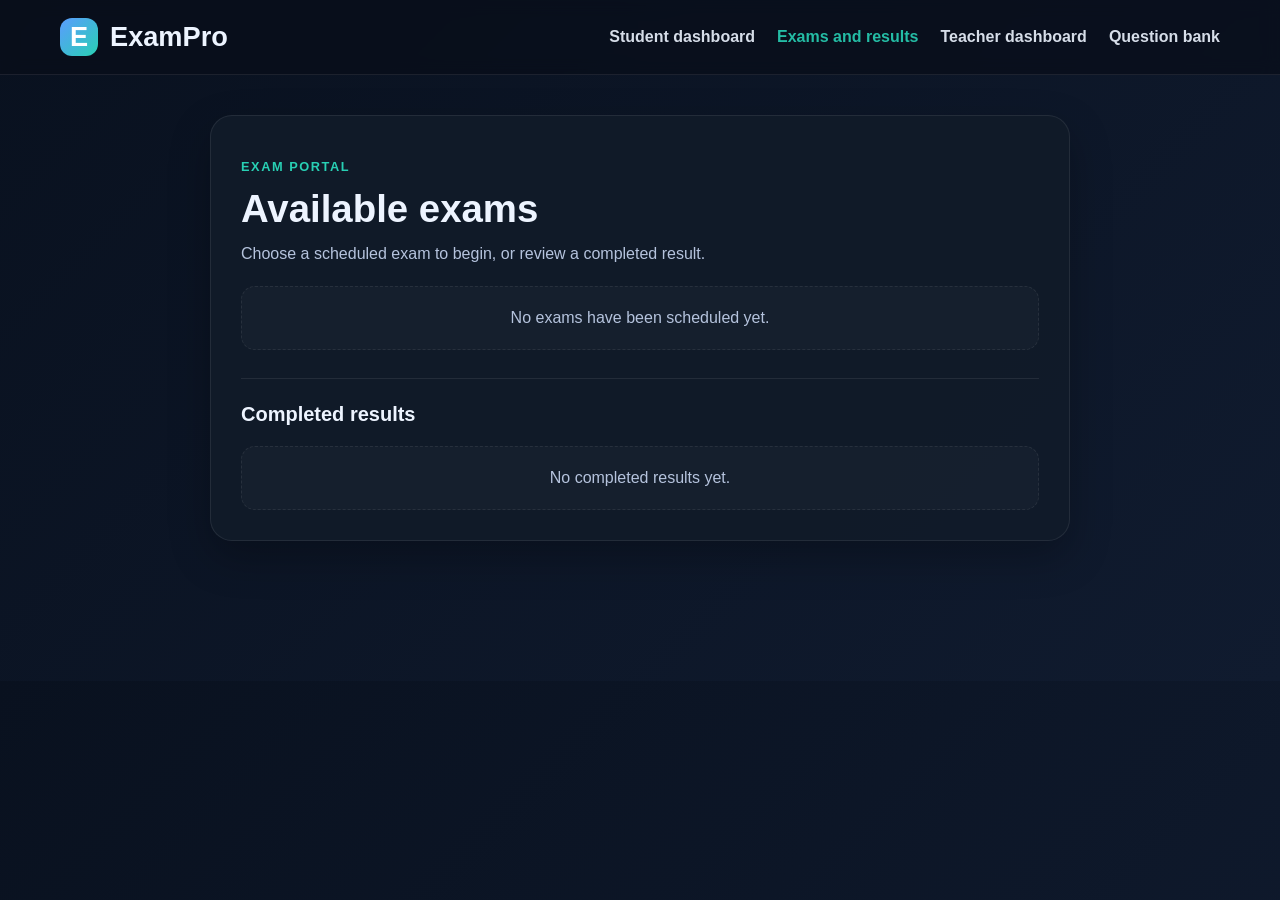
<file: pages/exam.html>
<!DOCTYPE html>
<html lang="en">
  <head>
    <meta charset="UTF-8" />
    <meta name="viewport" content="width=device-width, initial-scale=1.0" />
    <title>Online Exam | ExamPro</title>
    <link rel="stylesheet" href="../exam.css" />
    <script src="../exam.js" defer></script>
  </head>
  <body data-page="exam">
    <header class="topbar">
      <a class="brand" href="exam.html">
        <span class="brand-mark" aria-hidden="true">E</span>
        <span>ExamPro</span>
      </a>
      <nav aria-label="Main navigation">
        <a href="student-dashboard.html">Student dashboard</a>
        <a href="exam.html" aria-current="page">Exams and results</a>
        <a href="teacher-dashboard.html">Teacher dashboard</a>
        <a href="create-test.html">Question bank</a>
      </nav>
    </header>
    <div class="page-shell">
      <section id="exam-picker" class="card exam-picker" aria-labelledby="exam-picker-title" hidden>
        <p class="eyebrow">Exam portal</p>
        <h1 id="exam-picker-title" class="page-title">Available exams</h1>
        <p class="muted-copy">Choose a scheduled exam to begin, or review a completed result.</p>
        <p id="exam-picker-message" class="message" role="status" aria-live="polite"></p>
        <div id="available-exams" class="portal-list"></div>
        <p id="empty-available-exams" class="empty-state" hidden>No exams have been scheduled yet.</p>
        <section class="portal-results-section" aria-labelledby="portal-results-title">
          <h2 id="portal-results-title">Completed results</h2>
          <div id="portal-results" class="portal-list"></div>
          <p id="empty-portal-results" class="empty-state" hidden>No completed results yet.</p>
        </section>
      </section>

      <div id="active-exam" hidden>
      <header class="exam-heading">
        <div>
          <p class="eyebrow">Online examination</p>
          <h1 id="exam-title" class="page-title">Loading exam…</h1>
          <p id="exam-schedule" class="muted-copy"></p>
        </div>
        <div class="exam-heading-aside">
          <div class="exam-timer" role="timer" aria-live="off" aria-label="Time remaining">
            <span class="timer-label">Time remaining</span>
            <strong id="exam-timer">--:--:--</strong>
          </div>
          <p class="exam-instructions">Choose one answer for each question. Mark questions for review if you want to return to them.</p>
        </div>
      </header>
      <p id="exam-message" class="message" role="status" aria-live="polite"></p>
      <div class="exam-layout">
        <main id="exam-questions" class="exam-card" aria-label="Exam questions"></main>
        <aside class="question-sidebar card" aria-label="Question status">
          <h2>Questions</h2>
          <p id="attempted-count" class="attempted-count" aria-live="polite">0 of 0 attempted</p>
          <div class="question-legend">
            <span><i class="legend-dot attempted"></i> Attempted</span>
            <span><i class="legend-dot review"></i> Marked for review</span>
          </div>
          <nav id="question-navigation" class="question-navigation" aria-label="Jump to question"></nav>
          <button id="finish-exam" class="btn btn-primary finish-button" type="button">Finish Exam</button>
        </aside>
      </div>
      </div>
    </div>
  </body>
</html>
</file>
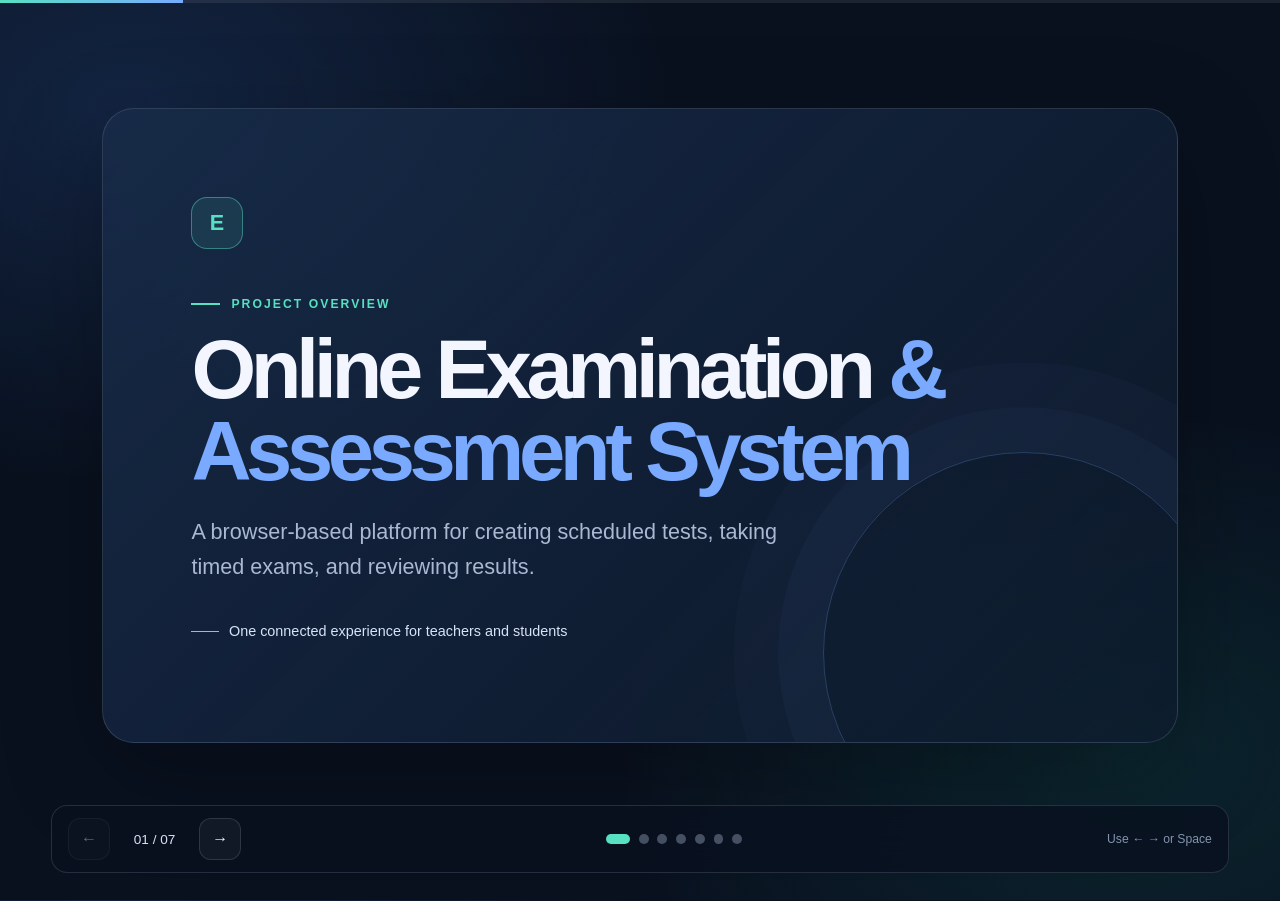
<file: pages/project-presentation.html>
<!DOCTYPE html>
<html lang="en">
  <head>
    <meta charset="UTF-8" />
    <meta name="viewport" content="width=device-width, initial-scale=1.0" />
    <meta name="theme-color" content="#09111f" />
    <title>Online Examination &amp; Assessment System | Presentation</title>
    <style>
      :root {
        color-scheme: dark;
        --ink: #f3f6ff;
        --muted: #aab8d2;
        --line: rgba(215, 228, 255, 0.14);
        --panel: rgba(20, 34, 57, 0.76);
        --blue: #79aaff;
        --mint: #58e0c3;
        --violet: #c1a4ff;
      }

      * {
        box-sizing: border-box;
      }

      body {
        min-width: 320px;
        min-height: 100vh;
        margin: 0;
        overflow: hidden;
        background:
          radial-gradient(ellipse at 10% 12%, rgba(54, 105, 190, 0.22), transparent 34rem),
          radial-gradient(ellipse at 88% 84%, rgba(27, 174, 151, 0.13), transparent 32rem),
          #09111f;
        color: var(--ink);
        font-family: Inter, "Segoe UI", Arial, sans-serif;
      }

      button {
        color: inherit;
        font: inherit;
      }

      .deck {
        min-height: 100vh;
        min-height: 100svh;
      }

      .slide {
        display: none;
        min-height: 100vh;
        min-height: 100svh;
        padding: clamp(2rem, 7vh, 5rem) clamp(1.25rem, 8vw, 8rem) 7rem;
        place-items: center;
      }

      .slide.is-active {
        display: grid;
        animation: arrive 380ms ease-out both;
      }

      .slide-content {
        width: min(100%, 1120px);
      }

      .eyebrow {
        display: flex;
        align-items: center;
        gap: 0.7rem;
        margin: 0 0 1.15rem;
        color: var(--mint);
        font-size: 0.76rem;
        font-weight: 750;
        letter-spacing: 0.17em;
        text-transform: uppercase;
      }

      .eyebrow::before {
        width: 1.8rem;
        height: 2px;
        background: currentColor;
        content: "";
      }

      h1,
      h2,
      h3,
      p {
        margin-top: 0;
      }

      h1,
      h2 {
        max-width: 900px;
        margin-bottom: 1.25rem;
        font-size: clamp(2.6rem, 6.5vw, 5.7rem);
        font-weight: 760;
        letter-spacing: -0.065em;
        line-height: 0.99;
      }

      h1 span {
        color: var(--blue);
      }

      .lead {
        max-width: 690px;
        margin-bottom: 0;
        color: var(--muted);
        font-size: clamp(1.05rem, 2vw, 1.35rem);
        line-height: 1.65;
      }

      .cover .slide-content {
        position: relative;
        padding: clamp(2rem, 7vw, 5.5rem);
        overflow: hidden;
        border: 1px solid var(--line);
        border-radius: 2rem;
        background: linear-gradient(135deg, rgba(23, 42, 71, 0.92), rgba(13, 26, 44, 0.7));
        box-shadow: 0 32px 100px rgba(0, 0, 0, 0.25);
      }

      .cover .slide-content::after {
        position: absolute;
        right: -3rem;
        bottom: -7rem;
        width: 25rem;
        height: 25rem;
        border: 1px solid rgba(121, 170, 255, 0.25);
        border-radius: 50%;
        box-shadow: 0 0 0 2.8rem rgba(121, 170, 255, 0.035), 0 0 0 5.6rem rgba(121, 170, 255, 0.025);
        content: "";
        pointer-events: none;
      }

      .cover h1 {
        max-width: 820px;
      }

      .cover .lead {
        max-width: 600px;
      }

      .cover-mark {
        display: grid;
        width: 3.2rem;
        height: 3.2rem;
        margin-bottom: 3rem;
        place-items: center;
        border: 1px solid rgba(88, 224, 195, 0.45);
        border-radius: 1rem;
        background: rgba(88, 224, 195, 0.1);
        color: var(--mint);
        font-size: 1.35rem;
        font-weight: 800;
      }

      .cover-caption {
        display: inline-flex;
        align-items: center;
        gap: 0.65rem;
        margin-top: 2.4rem;
        color: #d7e3f7;
        font-size: 0.9rem;
      }

      .cover-caption::before {
        width: 1.7rem;
        height: 1px;
        background: var(--mint);
        content: "";
      }

      .split-grid,
      .role-grid,
      .feature-grid,
      .roadmap-grid {
        display: grid;
        gap: 1rem;
        margin-top: 2.5rem;
      }

      .split-grid {
        grid-template-columns: repeat(2, minmax(0, 1fr));
      }

      .role-grid {
        grid-template-columns: repeat(2, minmax(0, 1fr));
        gap: 1.25rem;
      }

      .feature-grid {
        grid-template-columns: repeat(3, minmax(0, 1fr));
      }

      .roadmap-grid {
        grid-template-columns: repeat(3, minmax(0, 1fr));
      }

      .info-card,
      .role-card,
      .feature-card,
      .roadmap-card {
        border: 1px solid var(--line);
        border-radius: 1.25rem;
        background: var(--panel);
      }

      .info-card {
        min-height: 13rem;
        padding: clamp(1.35rem, 3vw, 2.1rem);
      }

      .info-card h3,
      .role-card h3,
      .feature-card h3,
      .roadmap-card h3 {
        margin-bottom: 0.7rem;
        font-size: 1.15rem;
      }

      .info-card p,
      .role-card p,
      .feature-card p,
      .roadmap-card p {
        margin-bottom: 0;
        color: var(--muted);
        line-height: 1.6;
      }

      .card-kicker {
        display: block;
        margin-bottom: 1.8rem;
        color: var(--blue);
        font-size: 0.75rem;
        font-weight: 750;
        letter-spacing: 0.13em;
        text-transform: uppercase;
      }

      .role-card {
        position: relative;
        min-height: 19rem;
        padding: clamp(1.5rem, 4vw, 2.5rem);
        overflow: hidden;
      }

      .role-card.teacher {
        background: linear-gradient(145deg, rgba(40, 62, 103, 0.72), var(--panel) 70%);
      }

      .role-card.student {
        background: linear-gradient(145deg, rgba(29, 90, 83, 0.56), var(--panel) 70%);
      }

      .role-icon,
      .feature-icon {
        display: grid;
        width: 2.8rem;
        height: 2.8rem;
        margin-bottom: 2rem;
        place-items: center;
        border-radius: 0.85rem;
        background: rgba(121, 170, 255, 0.13);
        color: var(--blue);
        font-size: 1.05rem;
        font-weight: 800;
      }

      .student .role-icon,
      .feature-card:nth-child(2) .feature-icon,
      .feature-card:nth-child(5) .feature-icon {
        background: rgba(88, 224, 195, 0.12);
        color: var(--mint);
      }

      .role-card ul,
      .feature-card ul {
        display: grid;
        gap: 0.7rem;
        margin: 1.3rem 0 0;
        padding: 0;
        color: #d8e2f4;
        font-size: 0.93rem;
        list-style: none;
      }

      .role-card li::before,
      .feature-card li::before {
        margin-right: 0.55rem;
        color: var(--mint);
        content: "↗";
      }

      .flow {
        display: grid;
        grid-template-columns: repeat(4, minmax(0, 1fr));
        gap: 0.8rem;
        margin-top: 3rem;
      }

      .flow-step {
        position: relative;
        min-height: 14rem;
        padding: 1.4rem;
        border: 1px solid var(--line);
        border-radius: 1.15rem;
        background: rgba(20, 34, 57, 0.65);
      }

      .flow-step:not(:last-child)::after {
        position: absolute;
        z-index: 1;
        top: 2.1rem;
        right: -0.75rem;
        color: var(--mint);
        content: "›";
        font-size: 1.5rem;
      }

      .step-number {
        display: block;
        margin-bottom: 2rem;
        color: var(--mint);
        font-size: 0.8rem;
        font-weight: 800;
        letter-spacing: 0.1em;
      }

      .flow-step h3 {
        margin-bottom: 0.55rem;
        font-size: 1rem;
      }

      .flow-step p {
        margin: 0;
        color: var(--muted);
        font-size: 0.9rem;
        line-height: 1.5;
      }

      .feature-card {
        min-height: 13rem;
        padding: 1.4rem;
      }

      .feature-icon {
        width: 2.45rem;
        height: 2.45rem;
        margin-bottom: 1.3rem;
        border-radius: 0.75rem;
        font-size: 0.9rem;
      }

      .feature-card h3 {
        font-size: 1rem;
      }

      .feature-card p {
        font-size: 0.88rem;
      }

      .tech-layout {
        display: grid;
        grid-template-columns: 0.9fr 1.1fr;
        gap: clamp(2rem, 7vw, 6rem);
        align-items: center;
        margin-top: 2rem;
      }

      .tech-stack {
        display: grid;
        gap: 0.8rem;
      }

      .tech-item {
        display: flex;
        align-items: center;
        gap: 1rem;
        padding: 1.05rem 1.2rem;
        border: 1px solid var(--line);
        border-radius: 1rem;
        background: rgba(20, 34, 57, 0.68);
      }

      .tech-badge {
        display: grid;
        width: 2.6rem;
        height: 2.6rem;
        flex: 0 0 auto;
        place-items: center;
        border-radius: 0.8rem;
        background: rgba(193, 164, 255, 0.13);
        color: var(--violet);
        font-size: 0.8rem;
        font-weight: 800;
      }

      .tech-item strong,
      .tech-item span {
        display: block;
      }

      .tech-item span {
        margin-top: 0.2rem;
        color: var(--muted);
        font-size: 0.85rem;
      }

      .storage-note {
        padding: clamp(1.5rem, 4vw, 2.5rem);
        border: 1px solid rgba(88, 224, 195, 0.27);
        border-radius: 1.4rem;
        background: linear-gradient(145deg, rgba(24, 76, 74, 0.35), rgba(20, 34, 57, 0.68));
      }

      .storage-note .card-kicker {
        color: var(--mint);
      }

      .storage-note h3 {
        margin-bottom: 0.8rem;
        font-size: clamp(1.3rem, 2.5vw, 1.8rem);
      }

      .storage-note p {
        margin: 0;
        color: var(--muted);
        line-height: 1.65;
      }

      .roadmap-card {
        min-height: 13rem;
        padding: 1.5rem;
      }

      .roadmap-card .card-kicker {
        margin-bottom: 1.4rem;
        color: var(--violet);
      }

      .closing-note {
        margin-top: 2.3rem;
        color: var(--mint);
        font-size: clamp(1rem, 2.2vw, 1.25rem);
        font-weight: 650;
      }

      .demo-links {
        display: flex;
        flex-wrap: wrap;
        gap: 0.75rem;
        margin-top: 1.25rem;
      }

      .demo-link {
        display: inline-flex;
        align-items: center;
        gap: 0.55rem;
        padding: 0.8rem 1rem;
        border: 1px solid var(--line);
        border-radius: 0.75rem;
        background: rgba(255, 255, 255, 0.04);
        color: var(--ink);
        font-size: 0.88rem;
        font-weight: 650;
        text-decoration: none;
        transition: border-color 160ms ease, background 160ms ease;
      }

      .demo-link:hover {
        border-color: rgba(88, 224, 195, 0.6);
        background: rgba(88, 224, 195, 0.1);
      }

      .deck-progress {
        position: fixed;
        z-index: 5;
        top: 0;
        left: 0;
        width: 100%;
        height: 3px;
        background: rgba(255, 255, 255, 0.08);
      }

      .deck-progress span {
        display: block;
        width: 14.285%;
        height: 100%;
        background: linear-gradient(90deg, var(--mint), var(--blue));
        transition: width 240ms ease;
      }

      .controls {
        position: fixed;
        z-index: 5;
        right: clamp(1rem, 4vw, 3.5rem);
        bottom: clamp(1rem, 3vh, 2rem);
        left: clamp(1rem, 4vw, 3.5rem);
        display: flex;
        align-items: center;
        justify-content: space-between;
        gap: 1rem;
        padding: 0.75rem 1rem;
        border: 1px solid var(--line);
        border-radius: 1rem;
        background: rgba(9, 17, 31, 0.84);
        backdrop-filter: blur(16px);
      }

      .control-group,
      .slide-dots {
        display: flex;
        align-items: center;
        gap: 0.55rem;
      }

      .control-button,
      .dot {
        display: grid;
        min-width: 2.6rem;
        height: 2.6rem;
        place-items: center;
        border: 1px solid var(--line);
        border-radius: 0.75rem;
        background: rgba(255, 255, 255, 0.04);
        cursor: pointer;
        transition: background 160ms ease, border-color 160ms ease, opacity 160ms ease;
      }

      .control-button:hover:not(:disabled),
      .dot:hover {
        border-color: rgba(121, 170, 255, 0.6);
        background: rgba(121, 170, 255, 0.12);
      }

      .control-button:disabled {
        cursor: not-allowed;
        opacity: 0.38;
      }

      .slide-count {
        min-width: 4.5rem;
        color: #d8e2f4;
        font-size: 0.85rem;
        font-variant-numeric: tabular-nums;
        text-align: center;
      }

      .dot {
        width: 0.62rem;
        min-width: 0;
        height: 0.62rem;
        padding: 0;
        border: 0;
        border-radius: 50%;
        background: rgba(215, 228, 255, 0.3);
      }

      .dot[aria-current="true"] {
        width: 1.5rem;
        border-radius: 1rem;
        background: var(--mint);
      }

      .keyboard-hint {
        color: #8494af;
        font-size: 0.76rem;
      }

      .skip-link {
        position: fixed;
        z-index: 10;
        top: 0.75rem;
        left: 0.75rem;
        padding: 0.7rem 1rem;
        transform: translateY(-160%);
        border-radius: 0.6rem;
        background: var(--ink);
        color: #09111f;
      }

      .skip-link:focus {
        transform: translateY(0);
      }

      :focus-visible {
        outline: 3px solid var(--mint);
        outline-offset: 3px;
      }

      .sr-only {
        position: absolute;
        width: 1px;
        height: 1px;
        padding: 0;
        overflow: hidden;
        clip: rect(0, 0, 0, 0);
        white-space: nowrap;
        clip-path: inset(50%);
      }

      @keyframes arrive {
        from {
          opacity: 0;
          transform: translateY(0.65rem);
        }
        to {
          opacity: 1;
          transform: translateY(0);
        }
      }

      @media (max-width: 760px) {
        body {
          overflow: auto;
        }

        .slide {
          min-height: 100svh;
          padding: 2rem 1.1rem 6.5rem;
        }

        h1,
        h2 {
          font-size: clamp(2.45rem, 12vw, 4.2rem);
        }

        .cover .slide-content {
          padding: 2rem 1.4rem;
        }

        .cover-mark {
          margin-bottom: 2rem;
        }

        .split-grid,
        .role-grid,
        .feature-grid,
        .roadmap-grid,
        .tech-layout {
          grid-template-columns: 1fr;
        }

        .flow {
          grid-template-columns: repeat(2, minmax(0, 1fr));
        }

        .flow-step {
          min-height: 12rem;
        }

        .flow-step:nth-child(2)::after {
          display: none;
        }

        .role-card {
          min-height: 0;
        }

        .role-icon {
          margin-bottom: 1.3rem;
        }

        .info-card,
        .feature-card,
        .roadmap-card {
          min-height: 0;
        }

        .keyboard-hint,
        .slide-dots {
          display: none;
        }
      }

      @media (prefers-reduced-motion: reduce) {
        *,
        *::before,
        *::after {
          scroll-behavior: auto !important;
          animation-duration: 0.01ms !important;
          animation-iteration-count: 1 !important;
          transition-duration: 0.01ms !important;
        }
      }
    </style>
  </head>
  <body>
    <a class="skip-link" href="#slide-1">Skip to presentation</a>
    <div class="deck-progress" aria-hidden="true"><span id="progress"></span></div>

    <main class="deck" id="presentation" aria-label="Project presentation">
      <section class="slide cover is-active" id="slide-1" aria-labelledby="title-slide">
        <div class="slide-content">
          <div class="cover-mark" aria-hidden="true">E</div>
          <p class="eyebrow">Project overview</p>
          <h1 id="title-slide">Online Examination <span>&amp; Assessment System</span></h1>
          <p class="lead">
            A browser-based platform for creating scheduled tests, taking timed exams, and reviewing results.
          </p>
          <p class="cover-caption">One connected experience for teachers and students</p>
        </div>
      </section>

      <section class="slide" id="slide-2" aria-labelledby="challenge-title" hidden>
        <div class="slide-content">
          <p class="eyebrow">01 · The opportunity</p>
          <h2 id="challenge-title">Assessment should feel <span>straightforward.</span></h2>
          <p class="lead">
            Coordinating test setup, exam delivery, and score review can involve disconnected steps. This project brings the core assessment journey together in one simple interface.
          </p>
          <div class="split-grid">
            <article class="info-card">
              <span class="card-kicker">For educators</span>
              <h3>Prepare and organize</h3>
              <p>Build a reusable question bank, assemble a test, set its date and duration, and track scheduled assessments.</p>
            </article>
            <article class="info-card">
              <span class="card-kicker">For learners</span>
              <h3>Take and understand</h3>
              <p>Find an available exam, work through timed questions, then review the score and answer-by-answer feedback.</p>
            </article>
          </div>
        </div>
      </section>

      <section class="slide" id="slide-3" aria-labelledby="workspaces-title" hidden>
        <div class="slide-content">
          <p class="eyebrow">02 · Two workspaces</p>
          <h2 id="workspaces-title">Designed around <span>both sides</span> of an assessment.</h2>
          <div class="role-grid">
            <article class="role-card teacher">
              <div class="role-icon" aria-hidden="true">T</div>
              <span class="card-kicker">Teacher workspace</span>
              <h3>Set up the assessment</h3>
              <p>Prepare questions and schedule a test from the question bank.</p>
              <ul>
                <li>Add multiple-choice questions</li>
                <li>Select questions and set timing</li>
                <li>See tests and question totals</li>
              </ul>
            </article>
            <article class="role-card student">
              <div class="role-icon" aria-hidden="true">S</div>
              <span class="card-kicker">Student workspace</span>
              <h3>Complete and review</h3>
              <p>Follow the test schedule and see personal performance at a glance.</p>
              <ul>
                <li>View available and upcoming tests</li>
                <li>Resume an in-progress attempt</li>
                <li>Review completed results and scores</li>
              </ul>
            </article>
          </div>
        </div>
      </section>

      <section class="slide" id="slide-4" aria-labelledby="journey-title" hidden>
        <div class="slide-content">
          <p class="eyebrow">03 · The assessment journey</p>
          <h2 id="journey-title">From question bank to <span>clear feedback.</span></h2>
          <p class="lead">A simple, connected flow keeps preparation, participation, and review in sequence.</p>
          <div class="flow" aria-label="Assessment process">
            <article class="flow-step">
              <span class="step-number">STEP 01</span>
              <h3>Create</h3>
              <p>Write questions and answer options in the question bank.</p>
            </article>
            <article class="flow-step">
              <span class="step-number">STEP 02</span>
              <h3>Schedule</h3>
              <p>Choose questions, a future start time, and test duration.</p>
            </article>
            <article class="flow-step">
              <span class="step-number">STEP 03</span>
              <h3>Attempt</h3>
              <p>Answer questions, track progress, and manage the exam timer.</p>
            </article>
            <article class="flow-step">
              <span class="step-number">STEP 04</span>
              <h3>Review</h3>
              <p>See the score, completion details, and correct answers.</p>
            </article>
          </div>
        </div>
      </section>

      <section class="slide" id="slide-5" aria-labelledby="features-title" hidden>
        <div class="slide-content">
          <p class="eyebrow">04 · Exam experience</p>
          <h2 id="features-title">Tools that keep exam-taking <span>focused.</span></h2>
          <div class="feature-grid">
            <article class="feature-card">
              <div class="feature-icon" aria-hidden="true">01</div>
              <h3>Scheduled availability</h3>
              <p>Exam states reflect when a test is upcoming, available, in progress, or completed.</p>
            </article>
            <article class="feature-card">
              <div class="feature-icon" aria-hidden="true">02</div>
              <h3>Visible countdown</h3>
              <p>A timer shows remaining time and submits the attempt when time runs out.</p>
            </article>
            <article class="feature-card">
              <div class="feature-icon" aria-hidden="true">03</div>
              <h3>Question navigation</h3>
              <p>Jump between questions and see which ones have been attempted.</p>
            </article>
            <article class="feature-card">
              <div class="feature-icon" aria-hidden="true">04</div>
              <h3>Review markers</h3>
              <p>Mark questions to revisit before submitting the exam.</p>
            </article>
            <article class="feature-card">
              <div class="feature-icon" aria-hidden="true">05</div>
              <h3>Saved progress</h3>
              <p>Answers and review markers are saved during an active attempt.</p>
            </article>
            <article class="feature-card">
              <div class="feature-icon" aria-hidden="true">06</div>
              <h3>Instant results</h3>
              <p>View the score and compare each response with the correct answer.</p>
            </article>
          </div>
        </div>
      </section>

      <section class="slide" id="slide-6" aria-labelledby="technology-title" hidden>
        <div class="slide-content">
          <p class="eyebrow">05 · Under the hood</p>
          <h2 id="technology-title">Lightweight, <span>browser-based</span> foundations.</h2>
          <div class="tech-layout">
            <div class="tech-stack" aria-label="Technology stack">
              <div class="tech-item">
                <div class="tech-badge" aria-hidden="true">HTML</div>
                <div><strong>HTML</strong><span>Pages and accessible structure</span></div>
              </div>
              <div class="tech-item">
                <div class="tech-badge" aria-hidden="true">CSS</div>
                <div><strong>CSS</strong><span>Responsive layouts and visual styling</span></div>
              </div>
              <div class="tech-item">
                <div class="tech-badge" aria-hidden="true">JS</div>
                <div><strong>JavaScript</strong><span>Page behavior, timers, and scoring</span></div>
              </div>
            </div>
            <aside class="storage-note">
              <span class="card-kicker">Data flow</span>
              <h3>Shared browser storage connects the workflows.</h3>
              <p>
                Tests, questions, active attempts, and results are stored in the browser with localStorage, allowing the teacher and student pages to use the same project data in that browser.
              </p>
            </aside>
          </div>
        </div>
      </section>

      <section class="slide" id="slide-7" aria-labelledby="next-title" hidden>
        <div class="slide-content">
          <p class="eyebrow">06 · Next steps</p>
          <h2 id="next-title">A solid base for <span>what comes next.</span></h2>
          <p class="lead">The current project delivers the complete core assessment loop. These are natural directions for a future release.</p>
          <div class="roadmap-grid">
            <article class="roadmap-card">
              <span class="card-kicker">Scale</span>
              <h3>Accounts and shared access</h3>
              <p>Add authenticated teacher and student accounts with server-backed storage.</p>
            </article>
            <article class="roadmap-card">
              <span class="card-kicker">Insight</span>
              <h3>Deeper reporting</h3>
              <p>Introduce class-level summaries, question analysis, and richer progress views.</p>
            </article>
            <article class="roadmap-card">
              <span class="card-kicker">Flexibility</span>
              <h3>More assessment formats</h3>
              <p>Explore additional question types, accessibility options, and configurable grading.</p>
            </article>
          </div>
          <p class="closing-note">Create. Schedule. Attempt. Learn.</p>
          <div class="demo-links" aria-label="Explore the project">
            <a class="demo-link" href="student-dashboard.html">Open student dashboard <span aria-hidden="true">→</span></a>
            <a class="demo-link" href="teacher-dashboard.html">Open teacher workspace <span aria-hidden="true">→</span></a>
          </div>
        </div>
      </section>
    </main>

    <nav class="controls" aria-label="Presentation controls">
      <div class="control-group">
        <button class="control-button" id="previous" type="button" aria-label="Previous slide" disabled>←</button>
        <span class="slide-count" id="slide-count" aria-live="polite">01 / 07</span>
        <button class="control-button" id="next" type="button" aria-label="Next slide">→</button>
      </div>
      <div class="slide-dots" id="slide-dots" aria-label="Choose a slide"></div>
      <span class="keyboard-hint">Use ← → or Space</span>
    </nav>
    <p class="sr-only" id="slide-announcement" aria-live="polite"></p>

    <script>
      (() => {
        const slides = Array.from(document.querySelectorAll(".slide"));
        const previousButton = document.getElementById("previous");
        const nextButton = document.getElementById("next");
        const count = document.getElementById("slide-count");
        const progress = document.getElementById("progress");
        const dots = document.getElementById("slide-dots");
        const announcement = document.getElementById("slide-announcement");
        let currentIndex = 0;

        function showSlide(index) {
          currentIndex = Math.max(0, Math.min(index, slides.length - 1));
          slides.forEach((slide, slideIndex) => {
            const isCurrent = slideIndex === currentIndex;
            slide.hidden = !isCurrent;
            slide.classList.toggle("is-active", isCurrent);
            slide.setAttribute("aria-hidden", String(!isCurrent));
          });

          previousButton.disabled = currentIndex === 0;
          nextButton.disabled = currentIndex === slides.length - 1;
          count.textContent = `${String(currentIndex + 1).padStart(2, "0")} / ${String(slides.length).padStart(2, "0")}`;
          progress.style.width = `${((currentIndex + 1) / slides.length) * 100}%`;
          announcement.textContent = `Slide ${currentIndex + 1} of ${slides.length}: ${slides[currentIndex].querySelector("h1, h2").textContent}`;
          dots.querySelectorAll("button").forEach((dot, dotIndex) => {
            if (dotIndex === currentIndex) {
              dot.setAttribute("aria-current", "true");
            } else {
              dot.removeAttribute("aria-current");
            }
          });
        }

        slides.forEach((slide, index) => {
          const dot = document.createElement("button");
          dot.className = "dot";
          dot.type = "button";
          dot.setAttribute("aria-label", `Go to slide ${index + 1}`);
          dot.addEventListener("click", () => showSlide(index));
          dots.append(dot);
        });

        previousButton.addEventListener("click", () => showSlide(currentIndex - 1));
        nextButton.addEventListener("click", () => showSlide(currentIndex + 1));

        document.addEventListener("keydown", (event) => {
          if (event.altKey || event.ctrlKey || event.metaKey) return;
          if (event.key === "ArrowRight" || event.key === "PageDown" || event.key === " ") {
            event.preventDefault();
            showSlide(currentIndex + 1);
          } else if (event.key === "ArrowLeft" || event.key === "PageUp") {
            event.preventDefault();
            showSlide(currentIndex - 1);
          } else if (event.key === "Home") {
            showSlide(0);
          } else if (event.key === "End") {
            showSlide(slides.length - 1);
          }
        });

        showSlide(0);
      })();
    </script>
  </body>
</html>
</file>
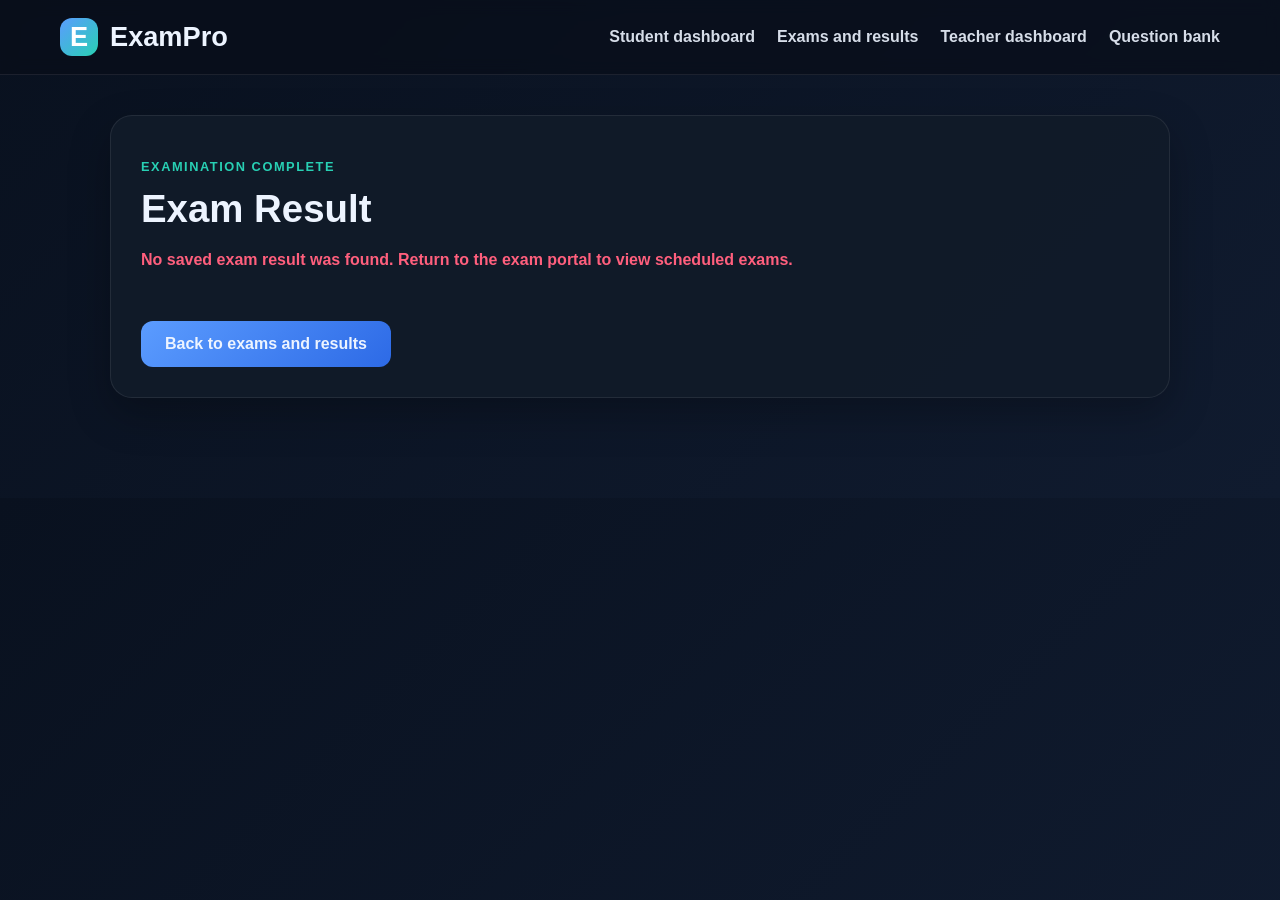
<file: pages/result.html>
<!DOCTYPE html>
<html lang="en">
  <head>
    <meta charset="UTF-8" />
    <meta name="viewport" content="width=device-width, initial-scale=1.0" />
    <title>Exam Result | ExamPro</title>
    <link rel="stylesheet" href="../exam.css" />
    <script src="../exam.js" defer></script>
  </head>
  <body data-page="result">
    <header class="topbar">
      <a class="brand" href="exam.html">
        <span class="brand-mark" aria-hidden="true">E</span>
        <span>ExamPro</span>
      </a>
      <nav aria-label="Main navigation">
        <a href="student-dashboard.html">Student dashboard</a>
        <a href="exam.html">Exams and results</a>
        <a href="teacher-dashboard.html">Teacher dashboard</a>
        <a href="create-test.html">Question bank</a>
      </nav>
    </header>
    <div class="page-shell">
      <main class="card">
        <p class="eyebrow">Examination complete</p>
        <h1 class="page-title">Exam Result</h1>
        <div id="result-summary" aria-live="polite"></div>
        <p id="result-message" class="message" role="status" aria-live="polite"></p>
        <section id="answer-review" class="answer-review" aria-label="Answer review"></section>
        <div class="cta-group">
          <a href="exam.html" class="btn btn-primary">Back to exams and results</a>
        </div>
      </main>
    </div>
  </body>
</html>
</file>
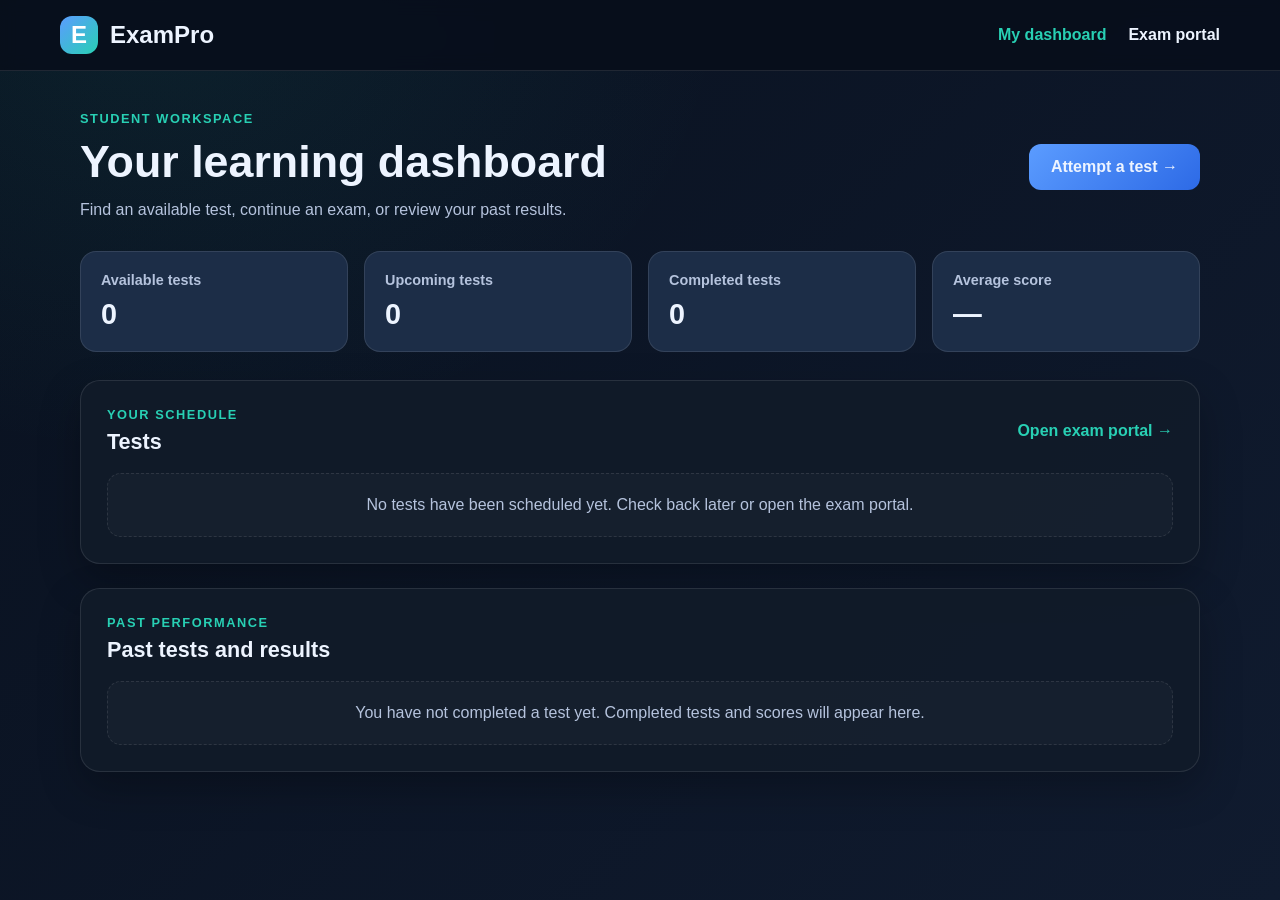
<file: pages/student-dashboard.html>
<!DOCTYPE html>
<html lang="en">
  <head>
    <meta charset="UTF-8" />
    <meta name="viewport" content="width=device-width, initial-scale=1.0" />
    <title>Student Dashboard | ExamPro</title>
    <link rel="stylesheet" href="../student.css" />
    <script src="../student.js" defer></script>
  </head>
  <body>
    <header class="topbar">
      <a class="brand student-brand" href="student-dashboard.html">
        <span class="brand-mark" aria-hidden="true">E</span>
        <span>ExamPro</span>
      </a>
      <nav aria-label="Main navigation">
        <a href="student-dashboard.html" aria-current="page">My dashboard</a>
        <a href="exam.html">Exam portal</a>
      </nav>
    </header>

    <main class="page-shell student-page">
      <section class="student-welcome">
        <div>
          <p class="eyebrow">Student workspace</p>
          <h1 class="page-title">Your learning dashboard</h1>
          <p class="student-intro">Find an available test, continue an exam, or review your past results.</p>
        </div>
        <a class="btn btn-primary attempt-test-button" href="exam.html">Attempt a test <span aria-hidden="true">→</span></a>
      </section>

      <p id="student-message" class="student-message" role="status" aria-live="polite"></p>

      <section class="student-stats" aria-label="Your exam summary">
        <article class="student-stat">
          <span class="student-stat-label">Available tests</span>
          <strong id="available-count">0</strong>
        </article>
        <article class="student-stat">
          <span class="student-stat-label">Upcoming tests</span>
          <strong id="upcoming-count">0</strong>
        </article>
        <article class="student-stat">
          <span class="student-stat-label">Completed tests</span>
          <strong id="completed-count">0</strong>
        </article>
        <article class="student-stat">
          <span class="student-stat-label">Average score</span>
          <strong id="average-score">—</strong>
        </article>
      </section>

      <section class="student-section" aria-labelledby="tests-heading">
        <div class="student-section-heading">
          <div>
            <p class="eyebrow">Your schedule</p>
            <h2 id="tests-heading">Tests</h2>
          </div>
          <a class="student-section-link" href="exam.html">Open exam portal <span aria-hidden="true">→</span></a>
        </div>
        <div class="student-table-wrap">
          <table id="tests-table" class="student-table" hidden>
            <thead>
              <tr>
                <th scope="col">Test</th>
                <th scope="col">Date and time</th>
                <th scope="col">Duration</th>
                <th scope="col">Questions</th>
                <th scope="col">Status</th>
                <th scope="col">Action</th>
              </tr>
            </thead>
            <tbody id="tests-list"></tbody>
          </table>
        </div>
        <p id="empty-tests" class="student-empty-state" hidden>No tests have been scheduled yet. Check back later or open the exam portal.</p>
      </section>

      <section class="student-section" aria-labelledby="results-heading">
        <div class="student-section-heading">
          <div>
            <p class="eyebrow">Past performance</p>
            <h2 id="results-heading">Past tests and results</h2>
          </div>
        </div>
        <div class="student-table-wrap">
          <table id="results-table" class="student-table" hidden>
            <thead>
              <tr>
                <th scope="col">Test</th>
                <th scope="col">Completed</th>
                <th scope="col">Score</th>
                <th scope="col">Percentage</th>
                <th scope="col">Result</th>
              </tr>
            </thead>
            <tbody id="results-list"></tbody>
          </table>
        </div>
        <p id="empty-results" class="student-empty-state" hidden>You have not completed a test yet. Completed tests and scores will appear here.</p>
      </section>
    </main>
  </body>
</html>
</file>
<file: exam.css>
:root {
  --bg-1: #09111f;
  --bg-2: #101b2f;
  --panel: #121e30;
  --panel-2: #1c2d47;
  --card: #172842;
  --primary: #5b9cff;
  --primary-dark: #2d6ae6;
  --accent: #28d0b4;
  --text: #edf4ff;
  --muted: #b5c3dd;
  --success: #4ade80;
  --warning: #fbbc05;
  --danger: #ff5f7d;
  --border: rgba(255, 255, 255, 0.08);
  --shadow: rgba(0, 0, 0, 0.25);
}

* {
  box-sizing: border-box;
}

html {
  scroll-behavior: smooth;
}

body {
  margin: 0;
  font-family: Arial, Helvetica, sans-serif;
  background: linear-gradient(135deg, var(--bg-1), var(--bg-2));
  color: var(--text);
}

img {
  max-width: 100%;
  display: block;
}

.topbar {
  display: flex;
  justify-content: space-between;
  align-items: center;
  padding: 18px 60px;
  background: rgba(8, 14, 26, 0.75);
  border-bottom: 1px solid var(--border);
  position: sticky;
  top: 0;
  backdrop-filter: blur(8px);
}

.brand {
  display: flex;
  align-items: center;
  gap: 12px;
  font-size: 1.7rem;
  font-weight: 700;
  color: var(--text);
}

.brand-mark {
  width: 38px;
  height: 38px;
  display: flex;
  align-items: center;
  justify-content: center;
  border-radius: 12px;
  background: linear-gradient(135deg, var(--primary), var(--accent));
  color: white;
  font-weight: bold;
}

nav {
  display: flex;
  gap: 22px;
  flex-wrap: wrap;
}

nav a {
  color: var(--text);
  text-decoration: none;
  font-weight: 600;
  opacity: 0.9;
}

nav a:hover {
  opacity: 1;
  color: var(--accent);
}

.hero {
  max-width: 1200px;
  margin: 0 auto;
  min-height: calc(100vh - 80px);
  display: grid;
  grid-template-columns: 1.25fr 0.75fr;
  gap: 30px;
  align-items: center;
  padding: 60px 40px;
}

.hero-copy {
  padding: 20px 0;
}

.eyebrow {
  color: var(--accent);
  text-transform: uppercase;
  letter-spacing: 0.12em;
  font-size: 0.8rem;
  font-weight: bold;
}

.hero-copy h1 {
  font-size: clamp(2.7rem, 4vw, 5rem);
  margin: 12px 0 20px;
  line-height: 1.08;
}

.lead {
  font-size: 1.08rem;
  color: var(--muted);
  line-height: 1.8;
  max-width: 620px;
}

.cta-row,
.cta-group {
  display: flex;
  gap: 16px;
  flex-wrap: wrap;
  margin-top: 28px;
}

.btn {
  display: inline-block;
  text-decoration: none;
  color: var(--text);
  border-radius: 12px;
  padding: 14px 24px;
  font-weight: 700;
  transition:
    transform 0.2s ease,
    opacity 0.2s ease;
}

.btn:hover {
  transform: translateY(-2px);
  opacity: 0.95;
}

.btn-primary {
  background: linear-gradient(135deg, var(--primary), var(--primary-dark));
}

.btn-secondary {
  background: transparent;
  border: 1px solid var(--border);
}

.feature-list {
  margin-top: 30px;
  display: grid;
  gap: 16px;
}

.feature-list div {
  display: flex;
  align-items: center;
  gap: 12px;
  background: rgba(255, 255, 255, 0.02);
  border: 1px solid var(--border);
  border-radius: 12px;
  padding: 12px 16px;
}

.feature-list span {
  width: 24px;
  height: 24px;
  display: inline-flex;
  align-items: center;
  justify-content: center;
  border-radius: 50%;
  background: rgba(40, 208, 180, 0.12);
  color: var(--accent);
  font-weight: bold;
}

.feature-list p {
  margin: 0;
  color: var(--muted);
}

.hero-panel {
  background: rgba(18, 28, 45, 0.98);
  border: 1px solid var(--border);
  border-radius: 24px;
  padding: 28px;
  box-shadow: 0 20px 40px var(--shadow);
}

.hero-panel h2 {
  margin-top: 0;
  margin-bottom: 22px;
}

.stats-grid {
  display: grid;
  grid-template-columns: repeat(2, minmax(120px, 1fr));
  gap: 18px;
}

.stat-box {
  background: var(--panel-2);
  border: 1px solid var(--border);
  border-radius: 16px;
  padding: 20px 16px;
  display: flex;
  flex-direction: column;
  gap: 6px;
  text-align: center;
}

.stat-box strong {
  color: var(--accent);
  font-size: 1.7rem;
}

.stat-box span {
  color: var(--muted);
}

.page-shell {
  max-width: 1100px;
  margin: 40px auto;
  padding: 0 20px 60px;
}

.card {
  background: rgba(17, 27, 41, 0.98);
  border: 1px solid var(--border);
  border-radius: 22px;
  padding: 30px;
  box-shadow: 0 16px 40px var(--shadow);
}

.page-title {
  margin-top: 0;
  margin-bottom: 20px;
  font-size: clamp(2rem, 3vw, 2.8rem);
}

.form-box {
  max-width: 520px;
  margin: 0 auto;
  display: grid;
  gap: 18px;
}

.input-group {
  display: grid;
  gap: 8px;
}

.input-group label {
  color: var(--muted);
  font-weight: 700;
}

.input-group input,
.input-group select,
textarea {
  width: 100%;
  padding: 14px 15px;
  border-radius: 12px;
  border: 1px solid var(--border);
  background: #0d1627;
  color: var(--text);
  font-size: 1rem;
}

<<<<<<<< HEAD:exam.css
========
input:focus-visible,
select:focus-visible,
textarea:focus-visible,
.btn:focus-visible {
  outline: 3px solid var(--accent);
  outline-offset: 3px;
}

.form-box #message {
  margin: 0;
  color: var(--danger);
  font-weight: 700;
}

.form-box #message:empty {
  display: none;
}

.form-box [role="note"] {
  margin: 0;
  color: var(--muted);
  font-size: 0.9rem;
}

button.btn {
  border: 0;
  font: inherit;
  font-weight: 700;
  cursor: pointer;
}

.dashboard-grid {
  display: grid;
  grid-template-columns: repeat(auto-fit, minmax(220px, 1fr));
  gap: 20px;
  margin-top: 24px;
}

.metric {
  background: var(--panel-2);
  border: 1px solid var(--border);
  border-radius: 16px;
  padding: 24px;
}

.metric h3 {
  margin: 0 0 8px;
  font-size: 0.9rem;
  color: var(--muted);
}

.metric p {
  margin: 0;
  font-size: 2rem;
  font-weight: 700;
}

>>>>>>>> origin/dev:teacher.css
.exam-card {
  display: grid;
  gap: 18px;
}

.question {
  background: var(--panel-2);
  border: 1px solid var(--border);
  border-radius: 16px;
  padding: 18px 20px;
}

.question h3 {
  margin-top: 0;
  margin-bottom: 12px;
  font-size: 1.05rem;
}

.options {
  display: grid;
  gap: 12px;
}

.option {
  display: flex;
  align-items: center;
  gap: 10px;
  background: rgba(255, 255, 255, 0.03);
  border-radius: 12px;
  padding: 10px 12px;
}

.result-box {
  display: flex;
  justify-content: space-between;
  align-items: center;
  gap: 12px;
  background: #1a2d45;
  border: 1px solid var(--border);
  border-radius: 16px;
  padding: 26px 24px;
  margin-top: 24px;
}

.status-pass {
  color: var(--success);
  font-weight: 700;
}

.status-fail {
  color: var(--danger);
  font-weight: 700;
}

.topbar {
  z-index: 2;
}

.topbar .brand {
  text-decoration: none;
}

.topbar nav a[aria-current="page"] {
  color: var(--accent);
}

.dashboard-heading,
.builder-heading {
  display: flex;
  justify-content: space-between;
  align-items: center;
  gap: 24px;
  margin-bottom: 28px;
}

.dashboard-heading .page-title,
.builder-heading .page-title {
  margin-bottom: 10px;
}

.dashboard-heading .eyebrow,
.builder-heading .eyebrow,
.section-heading .eyebrow {
  margin: 0 0 8px;
}

.muted-copy {
  color: var(--muted);
  line-height: 1.6;
  margin: 0;
}

.dashboard-summary {
  margin: 0 0 28px;
}

.dashboard-summary .metric {
  padding: 20px 24px;
}

.dashboard-summary .metric h2 {
  margin: 0 0 8px;
  color: var(--muted);
  font-size: 0.9rem;
  font-weight: 600;
}

.dashboard-summary .metric p {
  color: var(--text);
}

.records-card,
.test-form,
.add-question-card {
  padding: 28px;
}

.section-heading {
  display: flex;
  justify-content: space-between;
  align-items: center;
  gap: 18px;
  margin-bottom: 20px;
}

.section-heading h2 {
  margin: 0 0 8px;
  font-size: 1.35rem;
}

.section-heading .muted-copy {
  margin-top: 6px;
}

.compact-heading {
  margin-bottom: 18px;
}

.text-link,
.back-link {
  color: var(--accent);
  font-weight: 700;
  text-decoration: none;
}

.text-link:hover,
.back-link:hover {
  text-decoration: underline;
}

.back-link {
  display: inline-block;
  margin: 4px 0 22px;
}

.records-table {
  border-collapse: collapse;
  min-width: 650px;
  text-align: left;
  width: 100%;
}

.records-table th,
.records-table td {
  border-bottom: 1px solid var(--border);
  padding: 16px 12px;
}

.records-table thead th {
  color: var(--muted);
  font-size: 0.8rem;
  font-weight: 700;
  text-transform: uppercase;
}

.records-table tbody th {
  font-size: 0.95rem;
}

.records-table tbody td {
  color: var(--muted);
}

.table-wrap {
  overflow-x: auto;
}

.status-pill {
  border-radius: 999px;
  display: inline-block;
  font-size: 0.8rem;
  font-weight: 700;
  padding: 6px 10px;
}

.status-upcoming {
  background: rgba(91, 156, 255, 0.14);
  color: #9dc4ff;
}

.status-completed {
  background: rgba(74, 222, 128, 0.12);
  color: var(--success);
}

.empty-state {
  background: rgba(255, 255, 255, 0.025);
  border: 1px dashed var(--border);
  border-radius: 14px;
  color: var(--muted);
  margin: 0;
  padding: 22px;
  text-align: center;
}

.message {
  margin: 0 0 16px;
}

.message:empty {
  display: none;
}

.message-error {
  color: var(--danger);
  font-weight: 700;
}

.message-success {
  color: var(--success);
  font-weight: 700;
}

.test-form {
  display: grid;
  gap: 30px;
}

.form-grid {
  display: grid;
  grid-template-columns: repeat(2, minmax(0, 1fr));
  gap: 18px;
}

.form-span {
  grid-column: 1 / -1;
}

.input-group textarea {
  resize: vertical;
  min-height: 100px;
}

.input-group input::placeholder,
.input-group textarea::placeholder {
  color: #8595af;
}

.bank-section {
  border-top: 1px solid var(--border);
  padding-top: 26px;
}

.selection-count {
  background: rgba(40, 208, 180, 0.12);
  border-radius: 999px;
  color: var(--accent);
  font-size: 0.85rem;
  font-weight: 700;
  padding: 8px 12px;
  white-space: nowrap;
}

.question-bank {
  display: grid;
  gap: 12px;
}

.bank-question {
  background: rgba(255, 255, 255, 0.025);
  border: 1px solid var(--border);
  border-radius: 14px;
  padding: 16px 18px;
}

.question-select {
  align-items: flex-start;
  cursor: pointer;
  display: flex;
  gap: 12px;
  line-height: 1.5;
}

.question-select input {
  accent-color: var(--accent);
  flex: 0 0 auto;
  height: 18px;
  margin: 2px 0 0;
  width: 18px;
}

.bank-question-text {
  font-weight: 700;
}

.bank-options {
  color: var(--muted);
  display: grid;
  gap: 6px;
  grid-template-columns: repeat(2, minmax(0, 1fr));
  margin: 14px 0 0 30px;
  padding-left: 18px;
}

.correct-option {
  color: var(--success);
}

.form-actions,
.question-form-footer {
  align-items: center;
  display: flex;
  justify-content: space-between;
  gap: 16px;
}

.form-actions {
  border-top: 1px solid var(--border);
  padding-top: 22px;
}

.add-question-card {
  margin-top: 24px;
}

.question-form {
  display: grid;
  gap: 18px;
}

.correct-answer-field {
  min-width: 200px;
}

@media (max-width: 800px) {
  .dashboard-heading,
  .builder-heading {
    align-items: flex-start;
    flex-direction: column;
  }

  .records-card,
  .test-form,
  .add-question-card {
    padding: 22px 18px;
  }
}

@media (max-width: 560px) {
  .form-grid,
  .bank-options {
    grid-template-columns: 1fr;
  }

  .section-heading,
  .question-form-footer {
    align-items: flex-start;
    flex-direction: column;
  }

  .form-actions {
    justify-content: flex-start;
  }

  .records-card .section-heading {
    align-items: flex-start;
  }

  .bank-options {
    margin-left: 24px;
  }
}

@media (max-width: 800px) {
  .topbar {
    padding: 18px 20px;
    flex-direction: column;
    gap: 14px;
  }

  .hero {
    grid-template-columns: 1fr;
    padding: 40px 20px;
  }

  .brand {
    font-size: 1.4rem;
  }
}

.exam-heading {
  display: flex;
  justify-content: space-between;
  align-items: end;
  gap: 24px;
  margin-bottom: 24px;
}

.exam-heading .page-title {
  margin-bottom: 0;
}

.exam-instructions {
  max-width: 390px;
  color: var(--muted);
  line-height: 1.6;
}

.exam-layout {
  display: grid;
  grid-template-columns: minmax(0, 1fr) 260px;
  align-items: start;
  gap: 24px;
}

.exam-card {
  display: grid;
  gap: 18px;
}

.question h2 {
  margin-top: 0;
  margin-bottom: 14px;
  font-size: 1.05rem;
}

.question-sidebar {
  position: sticky;
  top: 24px;
  padding: 22px;
}

.question-sidebar h2 {
  margin: 0;
  font-size: 1.2rem;
}

.attempted-count {
  color: var(--muted);
}

.question-legend {
  display: grid;
  gap: 9px;
  margin: 18px 0;
  color: var(--muted);
  font-size: 0.88rem;
}

.question-legend span {
  display: flex;
  align-items: center;
  gap: 8px;
}

.legend-dot {
  width: 10px;
  height: 10px;
  border-radius: 50%;
  background: #627087;
}

.legend-dot.attempted {
  background: var(--accent);
}

.legend-dot.review {
  background: var(--warning);
}

.question-navigation {
  display: grid;
  grid-template-columns: repeat(4, minmax(36px, 1fr));
  gap: 10px;
}

.question-nav-item {
  display: grid;
  place-items: center;
  min-height: 40px;
  border: 1px solid var(--border);
  border-radius: 10px;
  color: var(--text);
  text-decoration: none;
  font-weight: 700;
  background: var(--panel-2);
}

.question-nav-item.is-attempted {
  background: rgba(40, 208, 180, 0.2);
  border-color: var(--accent);
}

.question-nav-item.is-review {
  box-shadow: inset 0 -3px var(--warning);
}

.finish-button {
  width: 100%;
  margin-top: 22px;
  border: 0;
  cursor: pointer;
  font: inherit;
}

.review-button {
  margin-top: 16px;
  padding: 10px 14px;
  cursor: pointer;
  font: inherit;
}

.review-button[aria-pressed="true"] {
  color: var(--warning);
  border-color: var(--warning);
}

.answer-review {
  display: grid;
  gap: 16px;
  margin-top: 24px;
}

.result-question p {
  color: var(--muted);
  margin: 8px 0;
}

.review-label {
  display: inline-block;
  margin-top: 8px;
  color: var(--warning);
  font-weight: 700;
}

@media (max-width: 800px) {
  .exam-heading {
    display: block;
  }

  .exam-instructions {
    margin-bottom: 0;
  }

  .exam-layout {
    grid-template-columns: 1fr;
  }

  .question-sidebar {
    position: static;
    grid-row: 1;
  }
}

.muted-copy {
  color: var(--muted);
  line-height: 1.6;
  margin: 0;
}

.status-pill {
  border-radius: 999px;
  display: inline-block;
  font-size: 0.8rem;
  font-weight: 700;
  padding: 6px 10px;
  white-space: nowrap;
}

.status-available,
.status-in-progress {
  background: rgba(40, 208, 180, 0.12);
  color: var(--accent);
}

.status-upcoming {
  background: rgba(91, 156, 255, 0.14);
  color: #9dc4ff;
}

.status-completed {
  background: rgba(74, 222, 128, 0.12);
  color: var(--success);
}

.status-expired,
.status-unavailable {
  background: rgba(255, 95, 125, 0.12);
  color: var(--danger);
}

.empty-state {
  background: rgba(255, 255, 255, 0.025);
  border: 1px dashed var(--border);
  border-radius: 14px;
  color: var(--muted);
  margin: 0;
  padding: 22px;
  text-align: center;
}

.message {
  margin: 0 0 16px;
}

.message:empty {
  display: none;
}

.message-error {
  color: var(--danger);
  font-weight: 700;
}

.message-success {
  color: var(--success);
  font-weight: 700;
}

.exam-picker {
  max-width: 860px;
  margin: 40px auto;
}

.exam-picker .page-title {
  margin-bottom: 10px;
}

.portal-list {
  display: grid;
  gap: 12px;
  margin-top: 20px;
}

.portal-entry {
  align-items: center;
  background: rgba(255, 255, 255, 0.025);
  border: 1px solid var(--border);
  border-radius: 14px;
  display: grid;
  gap: 16px;
  grid-template-columns: minmax(0, 1fr) auto auto;
  padding: 16px 18px;
}

.portal-entry h3 {
  font-size: 1rem;
  margin: 0 0 6px;
}

.portal-entry p {
  color: var(--muted);
  line-height: 1.5;
  margin: 0;
}

.portal-entry-action {
  padding: 10px 16px;
  text-align: center;
  white-space: nowrap;
}

.portal-results-section {
  border-top: 1px solid var(--border);
  margin-top: 28px;
  padding-top: 24px;
}

.portal-results-section h2 {
  font-size: 1.25rem;
  margin: 0;
}

.exam-heading {
  align-items: flex-start;
}

.exam-heading-aside {
  display: grid;
  gap: 12px;
  justify-items: end;
  max-width: 360px;
}

.exam-instructions {
  margin: 0;
}

.exam-timer {
  align-items: flex-end;
  background: var(--panel-2);
  border: 1px solid var(--border);
  border-radius: 14px;
  display: flex;
  flex-direction: column;
  min-width: 176px;
  padding: 12px 18px;
}

.timer-label {
  color: var(--muted);
  font-size: 0.8rem;
  font-weight: 700;
}

.exam-timer strong {
  color: var(--accent);
  font-size: 1.55rem;
  font-variant-numeric: tabular-nums;
  letter-spacing: 0.04em;
}

.exam-timer.timer-warning {
  border-color: var(--danger);
}

.exam-timer.timer-warning strong {
  color: var(--danger);
}

.exam-message {
  margin-bottom: 18px;
}

.finish-button:disabled {
  cursor: not-allowed;
  opacity: 0.55;
  transform: none;
}

.result-question h2 {
  margin-top: 0;
  margin-bottom: 14px;
  font-size: 1.05rem;
}

@media (max-width: 800px) {
  .exam-heading-aside {
    align-items: flex-start;
    justify-items: start;
    max-width: none;
    margin-top: 16px;
  }

  .exam-timer {
    align-items: flex-start;
  }

  .portal-entry {
    align-items: flex-start;
    grid-template-columns: minmax(0, 1fr) auto;
  }

  .portal-entry-action {
    grid-column: 1 / -1;
  }
}

@media (max-width: 520px) {
  .exam-picker {
    padding: 22px 18px;
  }

  .portal-entry {
    grid-template-columns: 1fr;
  }

  .portal-entry-action {
    grid-column: auto;
  }
}
</file>
<file: student.css>
:root {
  --student-bg: #09111f;
  --student-primary: #5b9cff;
  --student-primary-dark: #2d6ae6;
  --student-accent: #28d0b4;
  --student-text: #edf4ff;
  --student-muted: #b5c3dd;
  --student-success: #4ade80;
  --student-danger: #ff5f7d;
  --student-border: rgba(255, 255, 255, 0.1);
}

* {
  box-sizing: border-box;
}

html {
  min-width: 320px;
  scroll-behavior: smooth;
}

body {
  background:
    radial-gradient(ellipse at 12% 0%, rgba(40, 208, 180, 0.08), transparent 36%),
    linear-gradient(135deg, var(--student-bg), #101b2f);
  color: var(--student-text);
  font-family: Arial, Helvetica, sans-serif;
  margin: 0;
  min-height: 100vh;
}

.topbar {
  align-items: center;
  backdrop-filter: blur(8px);
  background: rgba(8, 14, 26, 0.85);
  border-bottom: 1px solid var(--student-border);
  display: flex;
  justify-content: space-between;
  padding: 16px max(24px, calc((100vw - 1160px) / 2));
  position: sticky;
  top: 0;
  z-index: 2;
}

.brand {
  align-items: center;
  color: var(--student-text);
  display: flex;
  font-size: 1.5rem;
  font-weight: 700;
  gap: 12px;
}

.brand-mark {
  align-items: center;
  background: linear-gradient(135deg, var(--student-primary), var(--student-accent));
  border-radius: 12px;
  color: #fff;
  display: inline-flex;
  height: 38px;
  justify-content: center;
  width: 38px;
}

.topbar nav {
  display: flex;
  flex-wrap: wrap;
  gap: 22px;
}

.topbar nav a {
  color: var(--student-text);
  font-weight: 600;
  text-decoration: none;
}

.topbar nav a:hover,
.topbar nav a[aria-current="page"] {
  color: var(--student-accent);
}

.page-shell {
  margin: 40px auto;
  max-width: 1200px;
  padding: 0 20px 60px;
}

.eyebrow {
  color: var(--student-accent);
  font-size: 0.8rem;
  font-weight: 700;
  letter-spacing: 0.12em;
  text-transform: uppercase;
}

.page-title {
  font-size: clamp(2rem, 4vw, 2.8rem);
}

.btn {
  border: 0;
  border-radius: 12px;
  color: var(--student-text);
  cursor: pointer;
  display: inline-block;
  font: inherit;
  font-weight: 700;
  padding: 14px 22px;
  text-decoration: none;
  transition:
    opacity 0.2s ease,
    transform 0.2s ease;
}

.btn:hover {
  opacity: 0.95;
  transform: translateY(-2px);
}

.btn-primary {
  background: linear-gradient(135deg, var(--student-primary), var(--student-primary-dark));
}

.btn:focus-visible,
.topbar a:focus-visible,
.student-section a:focus-visible {
  outline: 3px solid var(--student-accent);
  outline-offset: 3px;
}

.student-page {
  max-width: 1160px;
}

.student-brand {
  text-decoration: none;
}

.student-welcome {
  align-items: center;
  display: flex;
  gap: 24px;
  justify-content: space-between;
  margin-bottom: 28px;
}

.student-welcome .eyebrow {
  margin: 0 0 10px;
}

.student-welcome .page-title {
  margin: 0 0 10px;
}

.student-intro {
  color: var(--student-muted);
  line-height: 1.65;
  margin: 0;
  max-width: 620px;
}

.attempt-test-button {
  flex: 0 0 auto;
  text-align: center;
}

.student-stats {
  display: grid;
  gap: 16px;
  grid-template-columns: repeat(4, minmax(0, 1fr));
  margin-bottom: 28px;
}

.student-stat {
  background: #1c2d47;
  border: 1px solid var(--student-border);
  border-radius: 16px;
  display: grid;
  gap: 10px;
  padding: 20px;
}

.student-stat-label {
  color: var(--student-muted);
  font-size: 0.9rem;
  font-weight: 700;
}

.student-stat strong {
  font-size: 1.8rem;
}

.student-section {
  background: rgba(17, 27, 41, 0.98);
  border: 1px solid var(--student-border);
  border-radius: 20px;
  box-shadow: 0 16px 40px rgba(0, 0, 0, 0.25);
  margin-bottom: 24px;
  padding: 26px;
}

.student-section-heading {
  align-items: center;
  display: flex;
  gap: 16px;
  justify-content: space-between;
  margin-bottom: 18px;
}

.student-section-heading .eyebrow {
  margin: 0 0 7px;
}

.student-section-heading h2 {
  font-size: 1.35rem;
  margin: 0;
}

.student-section-link,
.student-action-link {
  color: var(--student-accent);
  font-weight: 700;
  text-decoration: none;
  white-space: nowrap;
}

.student-section-link:hover,
.student-action-link:hover {
  text-decoration: underline;
}

.student-table-wrap {
  overflow-x: auto;
}

.student-table {
  border-collapse: collapse;
  min-width: 760px;
  text-align: left;
  width: 100%;
}

.student-table th,
.student-table td {
  border-bottom: 1px solid var(--student-border);
  padding: 15px 12px;
}

.student-table thead th {
  color: var(--student-muted);
  font-size: 0.78rem;
  font-weight: 700;
  text-transform: uppercase;
}

.student-table tbody th {
  font-size: 0.94rem;
}

.student-table tbody td {
  color: var(--student-muted);
}

.student-status {
  border-radius: 999px;
  display: inline-block;
  font-size: 0.8rem;
  font-weight: 700;
  padding: 6px 10px;
  white-space: nowrap;
}

.student-status-available,
.student-status-in-progress {
  background: rgba(40, 208, 180, 0.12);
  color: var(--student-accent);
}

.student-status-upcoming {
  background: rgba(91, 156, 255, 0.14);
  color: #9dc4ff;
}

.student-status-completed {
  background: rgba(74, 222, 128, 0.12);
  color: var(--student-success);
}

.student-status-expired,
.student-status-unavailable {
  background: rgba(255, 95, 125, 0.12);
  color: var(--student-danger);
}

.student-empty-state {
  background: rgba(255, 255, 255, 0.025);
  border: 1px dashed var(--student-border);
  border-radius: 14px;
  color: var(--student-muted);
  margin: 0;
  padding: 22px;
  text-align: center;
}

.student-message {
  background: rgba(255, 95, 125, 0.1);
  border: 1px solid rgba(255, 95, 125, 0.3);
  border-radius: 12px;
  color: var(--student-danger);
  font-weight: 700;
  margin: 0 0 20px;
  padding: 14px 16px;
}

.student-message[hidden] {
  display: none;
}

@media (max-width: 800px) {
  .topbar {
    gap: 14px;
    padding: 16px 20px;
  }

  .page-shell {
    margin-top: 30px;
  }

  .student-welcome {
    align-items: flex-start;
    flex-direction: column;
  }

  .student-stats {
    grid-template-columns: repeat(2, minmax(0, 1fr));
  }

  .student-section {
    padding: 22px 18px;
  }
}

@media (max-width: 520px) {
  .topbar {
    align-items: flex-start;
    flex-direction: column;
  }

  .topbar nav {
    gap: 16px;
  }

  .student-stats {
    gap: 10px;
    grid-template-columns: repeat(2, minmax(0, 1fr));
  }

  .student-stat {
    padding: 16px;
  }

  .student-section-heading {
    align-items: flex-start;
    flex-direction: column;
  }
}
</file>
